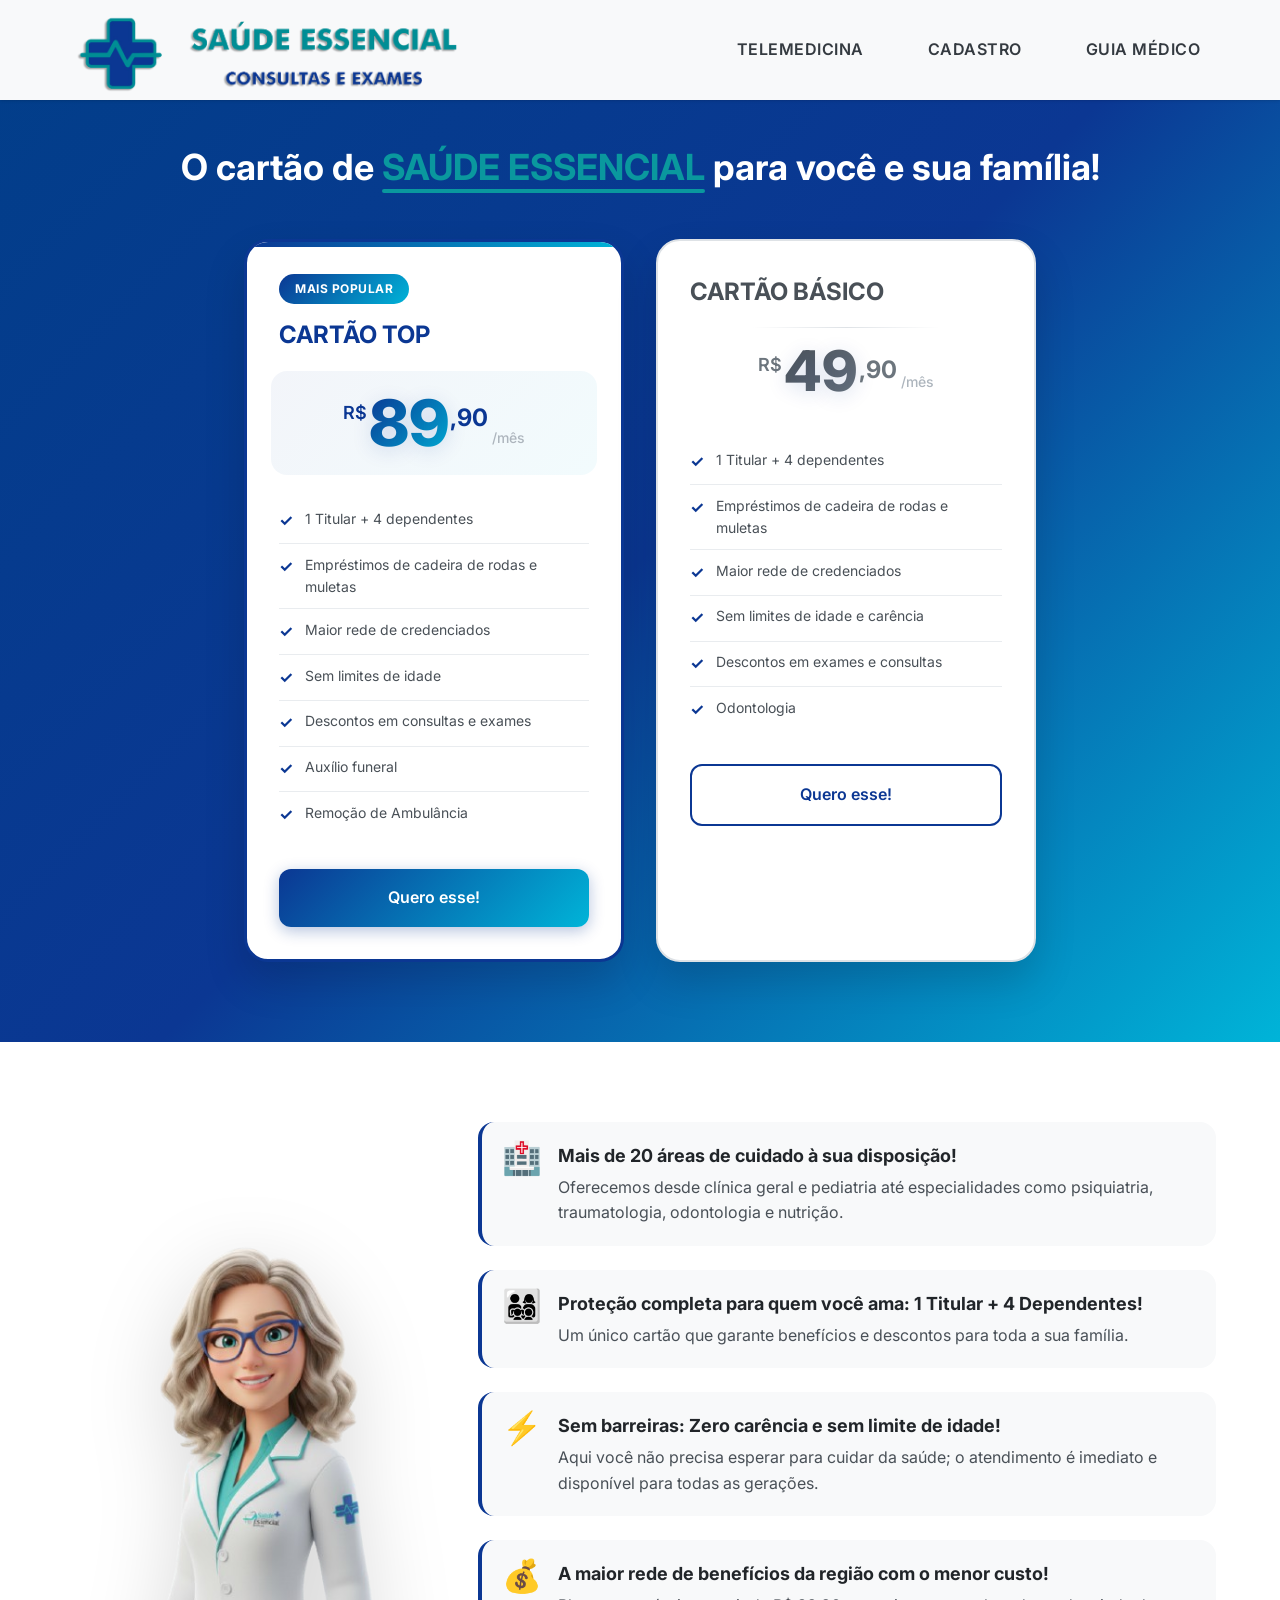
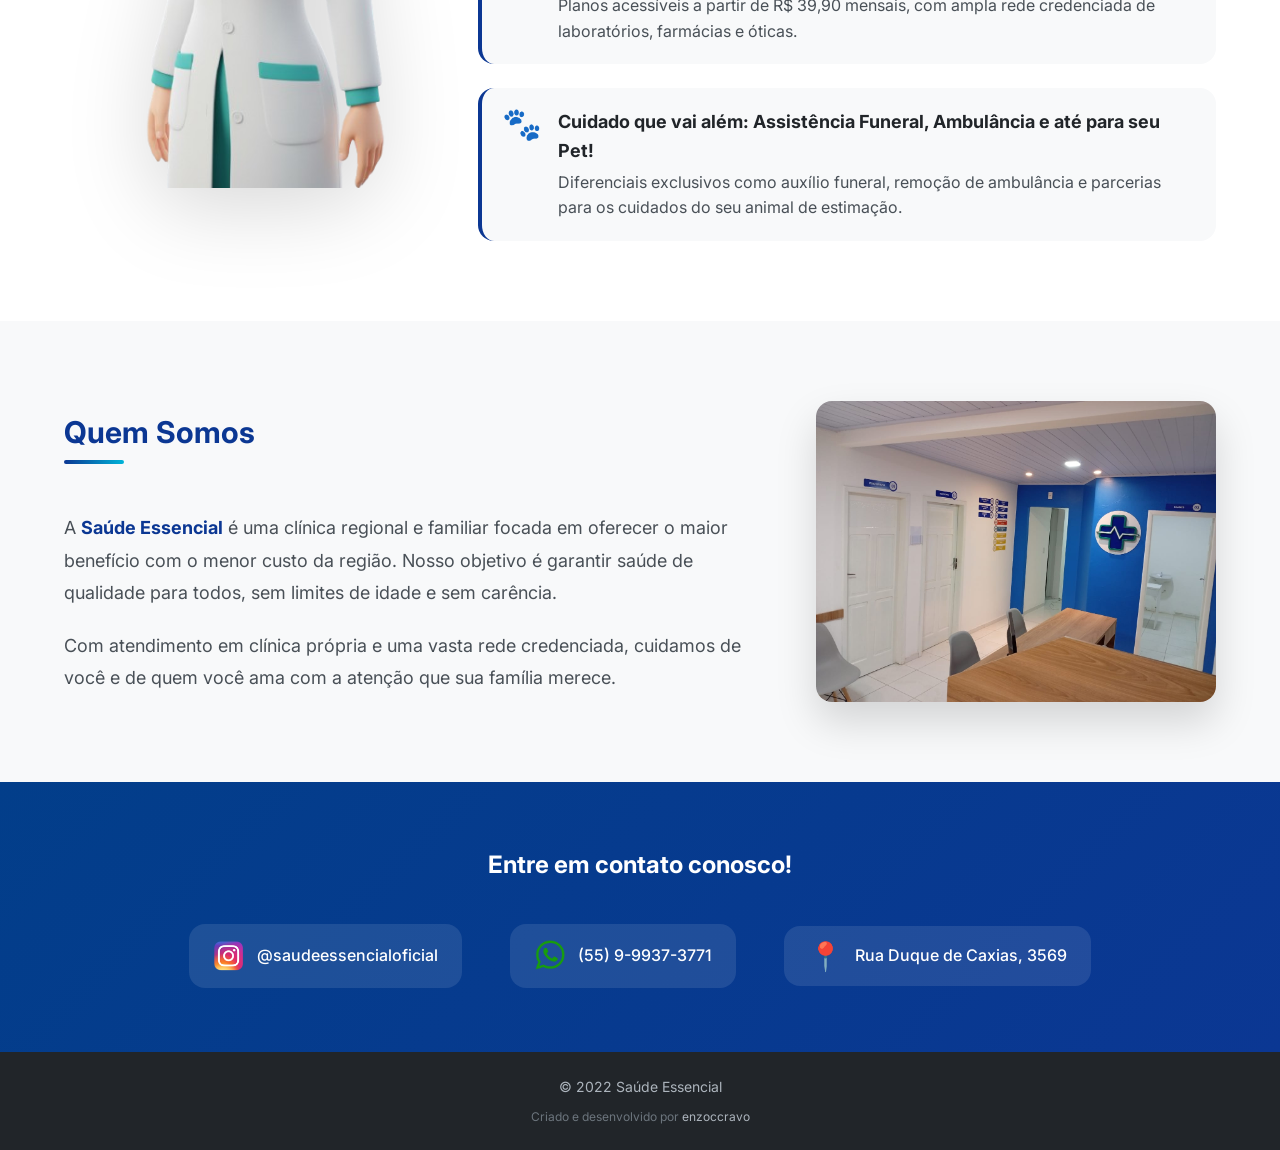
<file: index.html>
<!DOCTYPE html>
<html lang="pt-BR">

<head>
    <meta charset="UTF-8">
    <meta name="viewport" content="width=device-width, initial-scale=1.0">
    <title>SAÚDE ESSENCIAL</title>
    <link rel="icon" type="image/png" href="assets/logo2.png">
    <link rel="stylesheet" href="styles.css">
    <link rel="preconnect" href="https://fonts.googleapis.com">
    <link rel="preconnect" href="https://fonts.gstatic.com" crossorigin>
    <link href="https://fonts.googleapis.com/css2?family=Inter:wght@300;400;500;600;700&display=swap" rel="stylesheet">
</head>

<body>
    <!-- Header -->
    <header class="header">
        <div class="header-container">
            <a href="index.html" class="logo">
                <img src="assets/logo.png" alt="Logo da Clínica">
            </a>
            <nav class="navbar">
                <ul class="nav-list">
                    <li class="nav-item"><a href="https://saude-essencial.videoconsultas.app/paciente/autogestion"
                            class="nav-link" target="_blank">TELEMEDICINA</a></li>
                    <li class="nav-item"><a href="cadastro.html" class="nav-link">CADASTRO</a></li>
                    <li class="nav-item"><a href="/assets/panfleto.pdf" class="nav-link" target="_blank">GUIA MÉDICO</a>
                    </li>
                </ul>
            </nav>
            <button class="mobile-menu-btn" aria-label="Menu">
                <span class="hamburger"></span>
            </button>
        </div>
    </header>

    <!-- Main Content -->
    <main class="main-content">

        <!-- Hero Section -->
        <section class="hero">
            <div class="hero-container">
                <h1 class="hero-title">
                    O cartão de <span class="highlight">SAÚDE ESSENCIAL</span> para você e sua família!
                </h1>

                <div class="cards-container">
                    <!-- Cartão TOP -->
                    <div class="plan-card card-top">
                        <div class="card-header">
                            <span class="card-badge">Mais Popular</span>
                            <h2 class="card-title">CARTÃO TOP</h2>
                            <div class="card-price">
                                <span class="price-currency">R$</span>
                                <span class="price-value">89</span>
                                <span class="price-cents">,90</span>
                                <span class="price-period">/mês</span>
                            </div>
                        </div>
                        <ul class="card-benefits">
                            <li class="benefit-item">
                                <span class="benefit-icon">✓</span>
                                1 Titular + 4 dependentes
                            </li>
                            <li class="benefit-item">
                                <span class="benefit-icon">✓</span>
                                Empréstimos de cadeira de rodas e muletas
                            </li>
                            <li class="benefit-item">
                                <span class="benefit-icon">✓</span>
                                Maior rede de credenciados
                            </li>
                            <li class="benefit-item">
                                <span class="benefit-icon">✓</span>
                                Sem limites de idade
                            </li>
                            <li class="benefit-item">
                                <span class="benefit-icon">✓</span>
                                Descontos em consultas e exames
                            </li>
                            <li class="benefit-item">
                                <span class="benefit-icon">✓</span>
                                Auxílio funeral
                            </li>
                            <li class="benefit-item">
                                <span class="benefit-icon">✓</span>
                                Remoção de Ambulância
                            </li>
                        </ul>
                        <a href="cadastro.html?plano=top" class="card-btn">Quero esse!</a>
                    </div>

                    <!-- Cartão BÁSICO -->
                    <div class="plan-card card-basic">
                        <div class="card-header">
                            <h2 class="card-title">CARTÃO BÁSICO</h2>
                            <div class="card-price">
                                <span class="price-currency">R$</span>
                                <span class="price-value">49</span>
                                <span class="price-cents">,90</span>
                                <span class="price-period">/mês</span>
                            </div>
                        </div>
                        <ul class="card-benefits">
                            <li class="benefit-item">
                                <span class="benefit-icon">✓</span>
                                1 Titular + 4 dependentes
                            </li>
                            <li class="benefit-item">
                                <span class="benefit-icon">✓</span>
                                Empréstimos de cadeira de rodas e muletas
                            </li>
                            <li class="benefit-item">
                                <span class="benefit-icon">✓</span>
                                Maior rede de credenciados
                            </li>
                            <li class="benefit-item">
                                <span class="benefit-icon">✓</span>
                                Sem limites de idade e carência
                            </li>
                            <li class="benefit-item">
                                <span class="benefit-icon">✓</span>
                                Descontos em exames e consultas
                            </li>
                            <li class="benefit-item">
                                <span class="benefit-icon">✓</span>
                                Odontologia
                            </li>
                        </ul>
                        <a href="cadastro.html?plano=basico" class="card-btn btn-outline">Quero esse!</a>
                    </div>
                </div>
            </div>
        </section>

        <!-- Seção Benefícios -->
        <section class="benefits-section">
            <div class="benefits-container">
                <div class="benefits-image">
                    <img src="assets/personagem.png" alt="Personagem Saúde Essencial">
                </div>
                <div class="benefits-content">
                    <div class="benefit-block">
                        <div class="benefit-block-icon">🏥</div>
                        <div class="benefit-block-text">
                            <strong>Mais de 20 áreas de cuidado à sua disposição!</strong>
                            Oferecemos desde clínica geral e pediatria até especialidades como psiquiatria,
                            traumatologia, odontologia e nutrição.
                        </div>
                    </div>

                    <div class="benefit-block">
                        <div class="benefit-block-icon">👨‍👩‍👧‍👦</div>
                        <div class="benefit-block-text">
                            <strong>Proteção completa para quem você ama: 1 Titular + 4 Dependentes!</strong>
                            Um único cartão que garante benefícios e descontos para toda a sua família.
                        </div>
                    </div>

                    <div class="benefit-block">
                        <div class="benefit-block-icon">⚡</div>
                        <div class="benefit-block-text">
                            <strong>Sem barreiras: Zero carência e sem limite de idade!</strong>
                            Aqui você não precisa esperar para cuidar da saúde; o atendimento é imediato e disponível
                            para todas as gerações.
                        </div>
                    </div>

                    <div class="benefit-block">
                        <div class="benefit-block-icon">💰</div>
                        <div class="benefit-block-text">
                            <strong>A maior rede de benefícios da região com o menor custo!</strong>
                            Planos acessíveis a partir de R$ 39,90 mensais, com ampla rede credenciada de laboratórios,
                            farmácias e óticas.
                        </div>
                    </div>

                    <div class="benefit-block">
                        <div class="benefit-block-icon">🐾</div>
                        <div class="benefit-block-text">
                            <strong>Cuidado que vai além: Assistência Funeral, Ambulância e até para seu Pet!</strong>
                            Diferenciais exclusivos como auxílio funeral, remoção de ambulância e parcerias para os
                            cuidados do seu animal de estimação.
                        </div>
                    </div>
                </div>
            </div>
        </section>

        <!-- Seção Quem Somos -->
        <section class="about-section">
            <div class="about-container">
                <div class="about-text">
                    <h2 class="about-title">Quem Somos</h2>
                    <div class="about-content">
                        <p>A <strong>Saúde Essencial</strong> é uma clínica regional e familiar focada em oferecer o
                            maior benefício com o menor custo da região. Nosso objetivo é garantir saúde de qualidade
                            para todos, sem limites de idade e sem carência.</p>
                        <p>Com atendimento em clínica própria e uma vasta rede credenciada, cuidamos de você e de quem
                            você ama com a atenção que sua família merece.</p>
                    </div>
                </div>
                <div class="about-image">
                    <img src="assets/interior.jpeg" alt="Interior da clínica Saúde Essencial">
                </div>
            </div>
        </section>

        <!-- Seção Contatos -->
        <section class="contact-section">
            <div class="contact-container">
                <h2 class="contact-title">Entre em contato conosco!</h2>
                <div class="contact-items">
                    <a href="https://instagram.com/saudeessencialoficial" target="_blank" class="contact-item">
                        <img src="assets/instagram.png" alt="Instagram" class="contact-icon">
                        <span class="contact-text">@saudeessencialoficial</span>
                    </a>
                    <a href="https://wa.me/5555999373771?text=Olá%2C+gostaria+de+mais+informações." target="_blank"
                        class="contact-item">
                        <img src="assets/whatsapp.png" alt="WhatsApp" class="contact-icon">
                        <span class="contact-text">(55) 9-9937-3771</span>
                    </a>
                    <div class="contact-item">
                        <span class="contact-icon-emoji">📍</span>
                        <span class="contact-text">Rua Duque de Caxias, 3569</span>
                    </div>
                </div>
            </div>
        </section>

    </main>

    <!-- Footer -->
    <footer class="footer">
        <div class="footer-container">
            <p class="footer-copyright">© 2022 Saúde Essencial</p>
            <p class="footer-credits">Criado e desenvolvido por <a href="https://linktr.ee/enzoccravo"
                    target="_blank">enzoccravo</a></p>
        </div>
    </footer>

    <script src="script.js"></script>
</body>

</html>
</file>
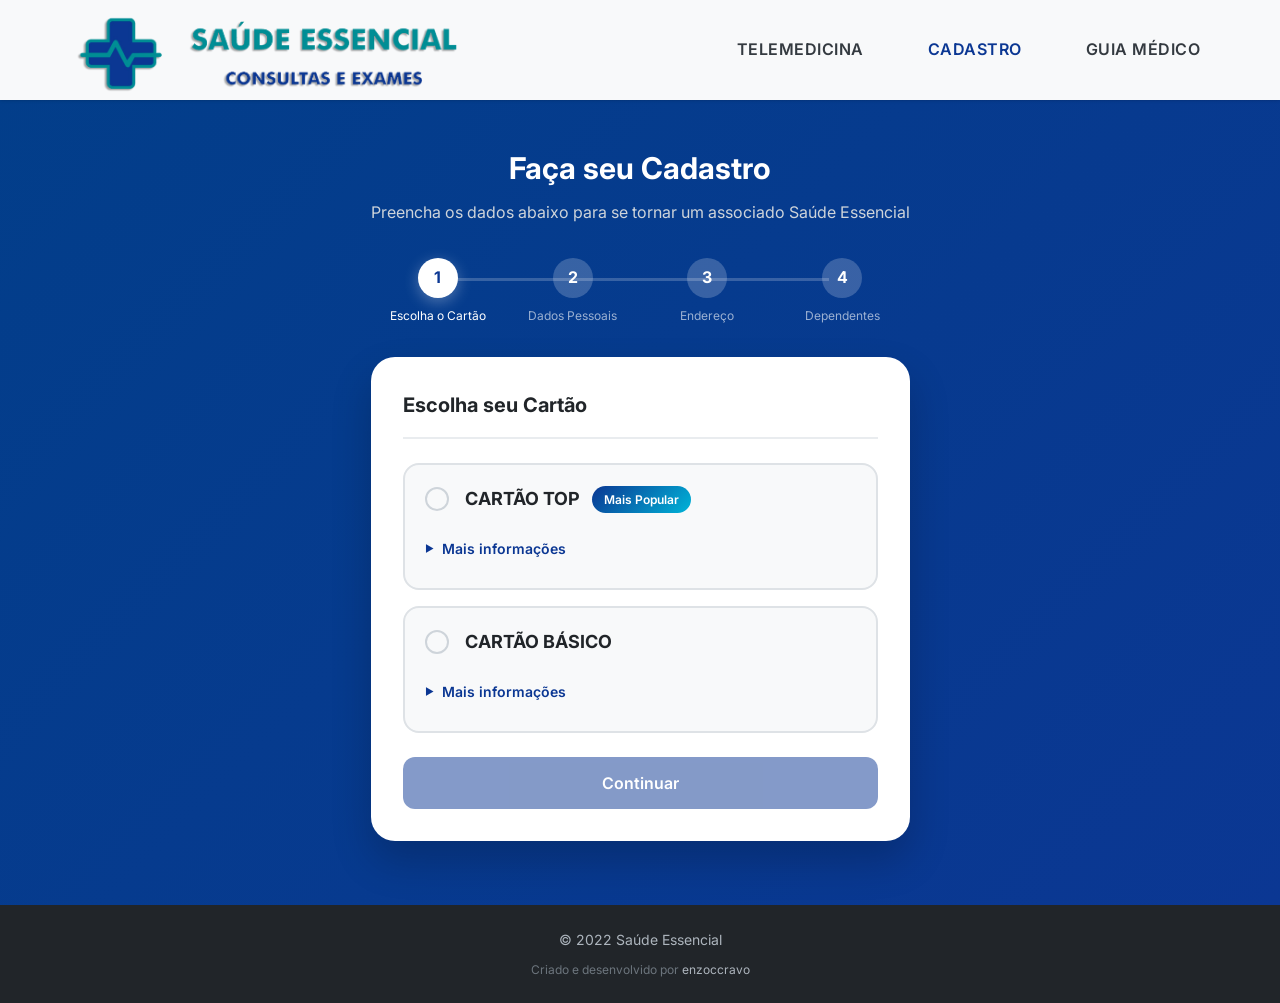
<file: cadastro.html>
<!DOCTYPE html>
<html lang="pt-BR">

<head>
    <meta charset="UTF-8">
    <meta name="viewport" content="width=device-width, initial-scale=1.0">
    <title>Cadastro - SAÚDE ESSENCIAL</title>
    <link rel="stylesheet" href="styles.css">
    <link rel="preconnect" href="https://fonts.googleapis.com">
    <link rel="preconnect" href="https://fonts.gstatic.com" crossorigin>
    <link href="https://fonts.googleapis.com/css2?family=Inter:wght@300;400;500;600;700&display=swap" rel="stylesheet">
</head>

<body>
    <!-- Header -->
    <header class="header">
        <div class="header-container">
            <a href="index.html" class="logo">
                <img src="assets/logo.png" alt="Logo da Clínica">
            </a>
            <nav class="navbar">
                <ul class="nav-list">
                    <li class="nav-item"><a href="https://saude-essencial.videoconsultas.app/paciente/autogestion"
                            class="nav-link" target="_blank">TELEMEDICINA</a></li>
                    <li class="nav-item"><a href="cadastro.html" class="nav-link active">CADASTRO</a></li>
                    <li class="nav-item"><a href="assets/panfleto.pdf" class="nav-link" target="_blank">GUIA MÉDICO</a>
                    </li>
                </ul>
            </nav>
            <button class="mobile-menu-btn" aria-label="Menu">
                <span class="hamburger"></span>
            </button>
        </div>
    </header>

    <!-- Main Content -->
    <main class="main-content">

        <!-- Formulário de Cadastro -->
        <section class="form-section">
            <div class="form-container">
                <h1 class="form-title">Faça seu Cadastro</h1>
                <p class="form-subtitle">Preencha os dados abaixo para se tornar um associado Saúde Essencial</p>

                <!-- Progress Bar -->
                <div class="progress-bar" id="progress-bar">
                    <div class="progress-step" data-step="0">
                        <span class="step-number">1</span>
                        <span class="step-label">Escolha o Cartão</span>
                    </div>
                    <div class="progress-step" data-step="1">
                        <span class="step-number">2</span>
                        <span class="step-label">Dados Pessoais</span>
                    </div>
                    <div class="progress-step" data-step="2">
                        <span class="step-number">3</span>
                        <span class="step-label">Endereço</span>
                    </div>
                    <div class="progress-step" data-step="3">
                        <span class="step-number">4</span>
                        <span class="step-label">Dependentes</span>
                    </div>
                </div>

                <form action="https://formspree.io/f/xpqjzvvz" method="POST" class="cadastro-form">
                    <input type="hidden" name="_next" value="https://saudeessencialoficial.com.br/obrigado.html">

                    <!-- Passo 0: Escolha do Cartão -->
                    <div class="step" id="step-0">
                        <h3 class="step-title">Escolha seu Cartão</h3>

                        <!-- Cartão TOP -->
                        <div class="plan-option" id="option-top" onclick="selectPlan('top')">
                            <div class="plan-option-header">
                                <div class="plan-option-radio">
                                    <span class="radio-circle"></span>
                                </div>
                                <div class="plan-option-info">
                                    <h4 class="plan-option-title">CARTÃO TOP</h4>
                                    <span class="plan-option-badge">Mais Popular</span>
                                </div>
                            </div>
                            <details class="plan-details">
                                <summary>Mais informações</summary>
                                <ul class="plan-benefits-list">
                                    <li>✓ 1 Titular + 4 dependentes</li>
                                    <li>✓ Empréstimos de cadeira de rodas e muletas</li>
                                    <li>✓ Maior rede de credenciados</li>
                                    <li>✓ Sem limites de idade</li>
                                    <li>✓ Descontos em consultas e exames</li>
                                    <li>✓ Auxílio funeral</li>
                                    <li>✓ Remoção de Ambulância</li>
                                </ul>
                            </details>
                        </div>

                        <!-- Cartão BÁSICO -->
                        <div class="plan-option" id="option-basico" onclick="selectPlan('basico')">
                            <div class="plan-option-header">
                                <div class="plan-option-radio">
                                    <span class="radio-circle"></span>
                                </div>
                                <div class="plan-option-info">
                                    <h4 class="plan-option-title">CARTÃO BÁSICO</h4>
                                </div>
                            </div>
                            <details class="plan-details">
                                <summary>Mais informações</summary>
                                <ul class="plan-benefits-list">
                                    <li>✓ 1 Titular + 4 dependentes</li>
                                    <li>✓ Empréstimos de cadeira de rodas e muletas</li>
                                    <li>✓ Maior rede de credenciados</li>
                                    <li>✓ Sem limites de idade e carência</li>
                                    <li>✓ Descontos em exames e consultas</li>
                                    <li>✓ Odontologia</li>
                                </ul>
                            </details>
                        </div>

                        <div class="form-buttons">
                            <button type="button" class="btn-next" id="btn-continue" onclick="nextStep(1)"
                                disabled>Continuar</button>
                        </div>
                    </div>

                    <!-- Passo 1: Dados Pessoais -->
                    <div class="step" id="step-1" style="display:none;">
                        <h3 class="step-title">Dados Pessoais</h3>
                        <div class="form-group">
                            <label for="nome">Nome Completo</label>
                            <input type="text" id="nome" name="nome" placeholder="Digite seu nome completo" required>
                        </div>
                        <div class="form-group">
                            <label for="email">E-mail</label>
                            <input type="email" id="email" name="email" placeholder="Digite seu e-mail" required>
                        </div>
                        <div class="form-group">
                            <label for="telefone">Telefone</label>
                            <input type="tel" id="telefone" name="telefone" placeholder="(00) 0-0000-0000" required>
                        </div>
                        <div class="form-buttons">
                            <button type="button" class="btn-prev" onclick="nextStep(0)">Anterior</button>
                            <button type="button" class="btn-next" onclick="nextStep(2)">Próximo</button>
                        </div>
                    </div>

                    <!-- Passo 2: Endereço -->
                    <div class="step" id="step-2" style="display:none;">
                        <h3 class="step-title">Endereço</h3>
                        <div class="form-group">
                            <label for="endereco">Endereço Completo</label>
                            <input type="text" id="endereco" name="endereco" placeholder="Rua, número, bairro" required>
                        </div>
                        <div class="form-group">
                            <label for="cidade">Cidade</label>
                            <input type="text" id="cidade" name="cidade" placeholder="Sua cidade" required>
                        </div>
                        <div class="form-buttons">
                            <button type="button" class="btn-prev" onclick="nextStep(1)">Anterior</button>
                            <button type="button" class="btn-next" onclick="nextStep(3)">Próximo</button>
                        </div>
                    </div>

                    <!-- Passo 3: Dependentes -->
                    <div class="step" id="step-3" style="display:none;">
                        <h3 class="step-title">Dependentes</h3>
                        <p class="step-description">Informe o nome completo de cada dependente (até 4 dependentes)</p>
                        <div class="form-group">
                            <label for="dependente1">Dependente 1</label>
                            <input type="text" id="dependente1" name="dependente_1"
                                placeholder="Nome completo do dependente 1">
                        </div>
                        <div class="form-group">
                            <label for="dependente2">Dependente 2</label>
                            <input type="text" id="dependente2" name="dependente_2"
                                placeholder="Nome completo do dependente 2">
                        </div>
                        <div class="form-group">
                            <label for="dependente3">Dependente 3</label>
                            <input type="text" id="dependente3" name="dependente_3"
                                placeholder="Nome completo do dependente 3">
                        </div>
                        <div class="form-group">
                            <label for="dependente4">Dependente 4</label>
                            <input type="text" id="dependente4" name="dependente_4"
                                placeholder="Nome completo do dependente 4">
                        </div>

                        <input type="hidden" name="plano_escolhido" id="plano-input">

                        <div class="form-buttons">
                            <button type="button" class="btn-prev" onclick="nextStep(2)">Anterior</button>
                            <button type="submit" class="btn-submit">Enviar Cadastro</button>
                        </div>
                    </div>
                </form>
            </div>
        </section>

    </main>

    <!-- Footer -->
    <footer class="footer">
        <div class="footer-container">
            <p class="footer-copyright">© 2022 Saúde Essencial</p>
            <p class="footer-credits">Criado e desenvolvido por <a href="https://linktr.ee/enzoccravo"
                    target="_blank">enzoccravo</a></p>
        </div>
    </footer>

    <script src="script.js"></script>
    <script>
        let selectedPlan = null;

        // Função para selecionar o plano
        function selectPlan(plan) {
            selectedPlan = plan;
            document.getElementById('plano-input').value = plan;

            // Atualiza visual dos cards
            document.querySelectorAll('.plan-option').forEach(el => el.classList.remove('selected'));
            document.getElementById('option-' + plan).classList.add('selected');

            // Habilita o botão de continuar
            document.getElementById('btn-continue').disabled = false;
        }

        // Função para mostrar erro no campo
        function showError(input, message) {
            input.classList.add('input-error');
            // Remove erro anterior se existir
            const existingError = input.parentElement.querySelector('.error-message');
            if (existingError) existingError.remove();

            const errorDiv = document.createElement('div');
            errorDiv.className = 'error-message';
            errorDiv.textContent = message;
            input.parentElement.appendChild(errorDiv);
        }

        // Função para limpar erro do campo
        function clearError(input) {
            input.classList.remove('input-error');
            const existingError = input.parentElement.querySelector('.error-message');
            if (existingError) existingError.remove();
        }

        // Função para validar email
        function isValidEmail(email) {
            return /^[^\s@]+@[^\s@]+\.[^\s@]+$/.test(email);
        }

        // Função para validar o passo atual antes de avançar
        function validateStep(currentStep) {
            let isValid = true;

            if (currentStep === 0) {
                // Passo 0: Verificar se selecionou um plano
                if (!selectedPlan) {
                    alert('Por favor, selecione um cartão para continuar.');
                    return false;
                }
            }

            if (currentStep === 1) {
                // Passo 1: Dados Pessoais
                const nome = document.getElementById('nome');
                const email = document.getElementById('email');
                const telefone = document.getElementById('telefone');

                // Validar Nome
                if (!nome.value.trim()) {
                    showError(nome, 'Por favor, preencha seu nome completo.');
                    isValid = false;
                } else {
                    clearError(nome);
                }

                // Validar Email
                if (!email.value.trim()) {
                    showError(email, 'Por favor, preencha seu e-mail.');
                    isValid = false;
                } else if (!isValidEmail(email.value.trim())) {
                    showError(email, 'Por favor, insira um e-mail válido.');
                    isValid = false;
                } else {
                    clearError(email);
                }

                // Validar Telefone
                if (!telefone.value.trim()) {
                    showError(telefone, 'Por favor, preencha seu telefone.');
                    isValid = false;
                } else {
                    clearError(telefone);
                }
            }

            if (currentStep === 2) {
                // Passo 2: Endereço
                const endereco = document.getElementById('endereco');
                const cidade = document.getElementById('cidade');

                // Validar Endereço
                if (!endereco.value.trim()) {
                    showError(endereco, 'Por favor, preencha seu endereço.');
                    isValid = false;
                } else {
                    clearError(endereco);
                }

                // Validar Cidade
                if (!cidade.value.trim()) {
                    showError(cidade, 'Por favor, preencha sua cidade.');
                    isValid = false;
                } else {
                    clearError(cidade);
                }
            }

            // Passo 3: Dependentes são opcionais, não precisa validar

            return isValid;
        }

        // Função para navegar entre os passos do formulário
        function nextStep(step) {
            // Se veio da URL, não deixa voltar para o passo 0
            const urlParams = new URLSearchParams(window.location.search);
            const planoFromUrl = urlParams.get('plano');
            if (step === 0 && planoFromUrl) {
                return; // Não permite voltar para seleção se já veio com plano
            }

            // Determina o passo atual
            const currentStepEl = document.querySelector('.step[style*="block"]') || document.querySelector('.step:not([style*="none"])');
            const currentStep = currentStepEl ? parseInt(currentStepEl.id.replace('step-', '')) : 0;

            // Se está avançando (não voltando), valida o passo atual
            if (step > currentStep) {
                if (!validateStep(currentStep)) {
                    return; // Não avança se não validou
                }
            }

            // Esconde todas as etapas
            document.querySelectorAll('.step').forEach(el => el.style.display = 'none');
            // Mostra a etapa desejada
            document.getElementById('step-' + step).style.display = 'block';

            // Atualiza a barra de progresso
            document.querySelectorAll('.progress-step').forEach(el => {
                const stepNum = parseInt(el.getAttribute('data-step'));
                el.classList.remove('active', 'completed');
                if (stepNum < step) {
                    el.classList.add('completed');
                } else if (stepNum === step) {
                    el.classList.add('active');
                }
            });
        }

        // Inicialização
        document.addEventListener('DOMContentLoaded', function () {
            const urlParams = new URLSearchParams(window.location.search);
            const plano = urlParams.get('plano');

            if (plano) {
                // Se já tem plano na URL, pula para o passo 1
                selectPlan(plano);

                // Esconde o passo 0 da barra de progresso
                document.querySelector('.progress-step[data-step="0"]').style.display = 'none';

                // Atualiza numeração visual
                document.querySelectorAll('.progress-step').forEach((el, index) => {
                    if (index > 0) {
                        el.querySelector('.step-number').textContent = index;
                    }
                });

                // Esconde botão "Anterior" no passo 1
                const prevBtn = document.querySelector('#step-1 .btn-prev');
                if (prevBtn) prevBtn.style.display = 'none';

                // Vai direto para dados pessoais
                nextStep(1);
            } else {
                // Mostra o passo 0
                nextStep(0);
            }

            // Limpar erros quando o usuário começar a digitar
            document.querySelectorAll('input, textarea').forEach(input => {
                input.addEventListener('input', function () {
                    clearError(this);
                });
            });
        });
    </script>
</body>

</html>
</file>
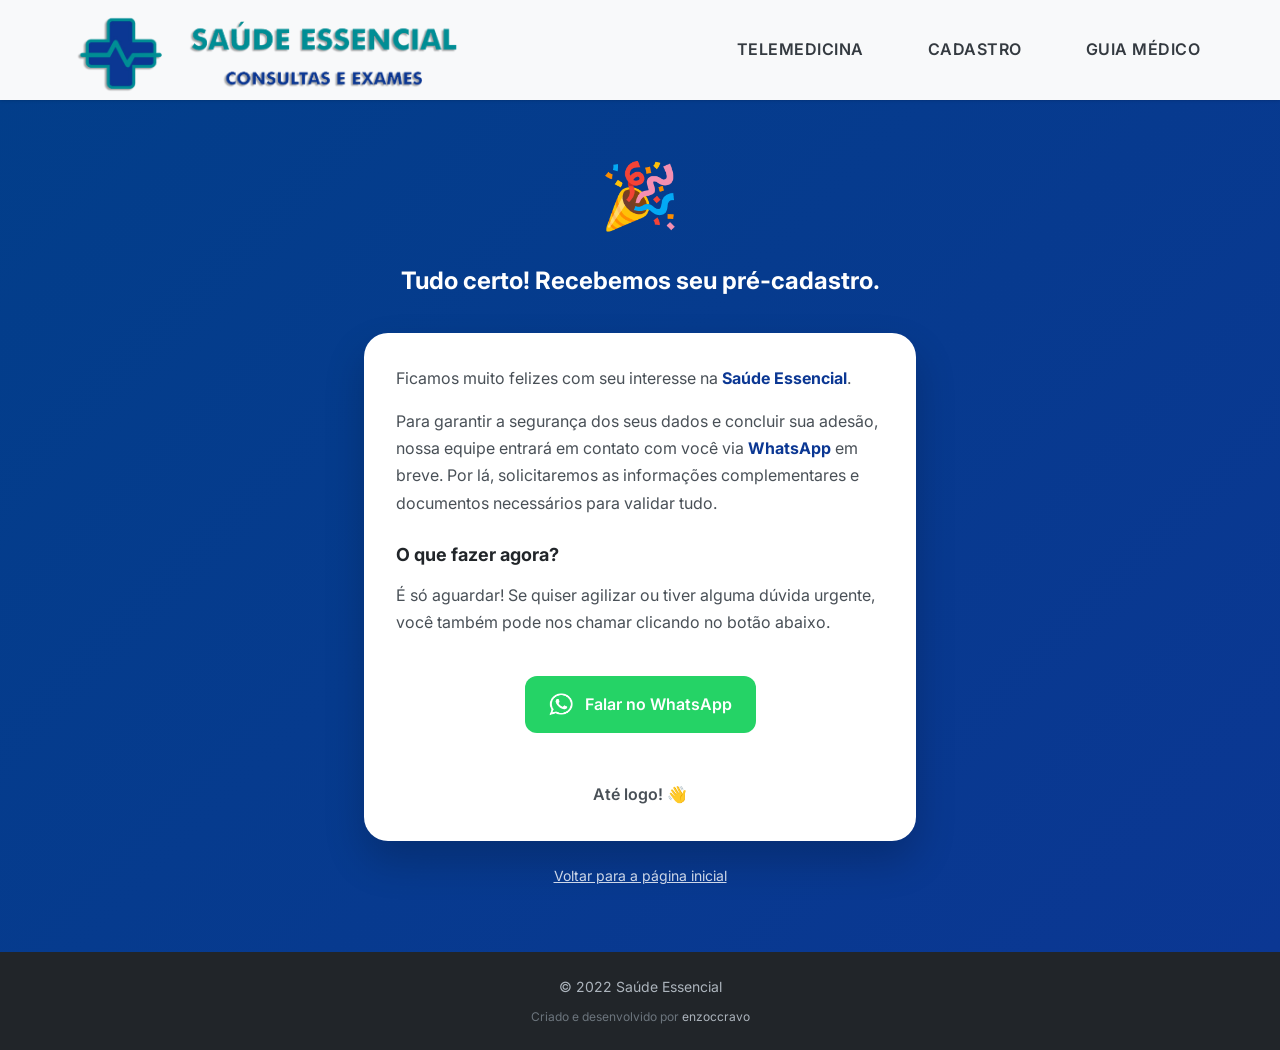
<file: obrigado.html>
<!DOCTYPE html>
<html lang="pt-BR">

<head>
    <meta charset="UTF-8">
    <meta name="viewport" content="width=device-width, initial-scale=1.0">
    <title>Obrigado - SAÚDE ESSENCIAL</title>
    <link rel="stylesheet" href="styles.css">
    <link rel="preconnect" href="https://fonts.googleapis.com">
    <link rel="preconnect" href="https://fonts.gstatic.com" crossorigin>
    <link href="https://fonts.googleapis.com/css2?family=Inter:wght@300;400;500;600;700&display=swap" rel="stylesheet">
</head>

<body>
    <!-- Header -->
    <header class="header">
        <div class="header-container">
            <a href="index.html" class="logo">
                <img src="assets/logo.png" alt="Logo da Clínica">
            </a>
            <nav class="navbar">
                <ul class="nav-list">
                    <li class="nav-item"><a href="https://saude-essencial.videoconsultas.app/paciente/autogestion"
                            class="nav-link" target="_blank">TELEMEDICINA</a></li>
                    <li class="nav-item"><a href="cadastro.html" class="nav-link">CADASTRO</a></li>
                    <li class="nav-item"><a href="assets/panfleto.pdf" class="nav-link" target="_blank">GUIA MÉDICO</a>
                    </li>
                </ul>
            </nav>
            <button class="mobile-menu-btn" aria-label="Menu">
                <span class="hamburger"></span>
            </button>
        </div>
    </header>

    <!-- Main Content -->
    <main class="main-content">

        <!-- Thank You Section -->
        <section class="thank-you-section">
            <div class="thank-you-container">
                <div class="thank-you-icon">🎉</div>
                <h1 class="thank-you-title">Tudo certo! Recebemos seu pré-cadastro.</h1>

                <div class="thank-you-content">
                    <p>Ficamos muito felizes com seu interesse na <strong>Saúde Essencial</strong>.</p>

                    <p>Para garantir a segurança dos seus dados e concluir sua adesão, nossa equipe entrará em contato
                        com você via <strong>WhatsApp</strong> em breve. Por lá, solicitaremos as informações
                        complementares e documentos necessários para validar tudo.</p>

                    <h3>O que fazer agora?</h3>
                    <p>É só aguardar! Se quiser agilizar ou tiver alguma dúvida urgente, você também pode nos chamar
                        clicando no botão abaixo.</p>

                    <div class="btn-whatsapp-wrapper">
                        <a href="https://wa.me/5555999373771?text=Ol%C3%A1%2C+acabei+de+fazer+meu+pr%C3%A9-cadastro+e+gostaria+de+mais+informa%C3%A7%C3%B5es."
                            target="_blank" class="btn-whatsapp">
                            <img src="assets/whatsapp.png" alt="WhatsApp" class="btn-whatsapp-icon">
                            Falar no WhatsApp
                        </a>
                    </div>

                    <p class="thank-you-footer">Até logo! 👋</p>
                </div>

                <a href="index.html" class="btn-back">Voltar para a página inicial</a>
            </div>
        </section>

    </main>

    <!-- Footer -->
    <footer class="footer">
        <div class="footer-container">
            <p class="footer-copyright">© 2022 Saúde Essencial</p>
            <p class="footer-credits">Criado e desenvolvido por <a href="https://linktr.ee/enzoccravo"
                    target="_blank">enzoccravo</a></p>
        </div>
    </footer>

    <script src="script.js"></script>
</body>

</html>
</file>
<file: styles.css>
/* ============================================
   CSS PRINCIPAL - CLÍNICA
   ============================================ */

/* ---------- Reset e Base ---------- */
*,
*::before,
*::after {
    margin: 0;
    padding: 0;
    box-sizing: border-box;
}

:root {
    /* Cores principais */
    --color-primary: #0b3793;
    --color-primary-light: #00B4D8;
    --color-primary-dark: #023E8A;
    --color-secondary: #48CAE4;
    --color-accent: #0a989e;

    /* Neutros */
    --color-white: #FFFFFF;
    --color-light: #F8F9FA;
    --color-gray-100: #E9ECEF;
    --color-gray-200: #DEE2E6;
    --color-gray-300: #CED4DA;
    --color-gray-400: #ADB5BD;
    --color-gray-500: #6C757D;
    --color-gray-600: #495057;
    --color-gray-700: #343A40;
    --color-dark: #212529;

    /* Tipografia */
    --font-family: 'Inter', -apple-system, BlinkMacSystemFont, 'Segoe UI', Roboto, sans-serif;
    --font-size-xs: 0.75rem;
    --font-size-sm: 0.875rem;
    --font-size-base: 1rem;
    --font-size-lg: 1.125rem;
    --font-size-xl: 1.25rem;
    --font-size-2xl: 1.5rem;
    --font-size-3xl: 1.875rem;
    --font-size-4xl: 2.25rem;
    --font-size-5xl: 3rem;
}

html {
    font-size: 16px;
    scroll-behavior: smooth;
}

body {
    font-family: var(--font-family);
    font-size: var(--font-size-base);
    line-height: 1.6;
    color: var(--color-light);
    background-color: var(--color-white);
    min-height: 100vh;
}

a {
    text-decoration: none;
    color: inherit;
    transition: color 250ms ease;
}

ul,
ol {
    list-style: none;
}

img {
    max-width: 100%;
    height: auto;
    display: block;
}

button {
    font-family: inherit;
    cursor: pointer;
    border: none;
    background: none;
}

/* ---------- Container ---------- */
.container {
    width: 100%;
    max-width: 1200px;
    margin: 0 auto;
    padding: 0 1.5rem;
}

/* ============================================
   HEADER
   ============================================ */
.header {
    position: fixed;
    top: 0;
    left: 0;
    right: 0;
    height: 100px;
    background: var(--color-light);
    box-shadow: 0 1px 3px 0 rgba(0, 0, 0, 0.1), 0 1px 2px -1px rgba(0, 0, 0, 0.1);
    z-index: 1000;
}

.header-container {
    max-width: 1200px;
    margin: 0 auto;
    padding: 0 1.5rem;
    height: 100%;
    display: flex;
    align-items: center;
    justify-content: space-between;
}

/* Logo */
.logo {
    display: flex;
    align-items: center;
    height: 100%;

}

.logo img {
    height: 100px;
    width: auto;
    object-fit: contain;
}

/* Navbar */
.navbar {
    display: flex;
    align-items: center;
}

.nav-list {
    display: flex;
    align-items: center;
    gap: 2rem;
}

.nav-item {
    position: relative;
}

.nav-link {
    font-size: var(--font-size-base);
    font-weight: 600;
    color: var(--color-gray-700);
    letter-spacing: 0.5px;
    padding: 0.5rem 1rem;
    border-radius: 0.5rem;
    transition: all 250ms ease;
}

.nav-link:hover {
    color: var(--color-primary);
    background-color: var(--color-light);
}

.nav-link::after {
    content: '';
    position: absolute;
    bottom: -4px;
    left: 50%;
    transform: translateX(-50%) scaleX(0);
    width: 80%;
    height: 2px;
    background: linear-gradient(90deg, var(--color-primary), var(--color-primary-light));
    border-radius: 9999px;
    transition: transform 250ms ease;
}

.nav-link:hover::after {
    transform: translateX(-50%) scaleX(1);
}

/* Mobile Menu Button */
.mobile-menu-btn {
    display: none;
    flex-direction: column;
    justify-content: center;
    align-items: center;
    width: 40px;
    height: 40px;
    padding: 0.5rem;
    border-radius: 0.5rem;
    transition: background-color 250ms ease;
}

.mobile-menu-btn:hover {
    background-color: var(--color-light);
}

.hamburger,
.hamburger::before,
.hamburger::after {
    display: block;
    width: 24px;
    height: 2px;
    background-color: var(--color-gray-700);
    border-radius: 9999px;
    transition: all 250ms ease;
}

.hamburger {
    position: relative;
}

.hamburger::before,
.hamburger::after {
    content: '';
    position: absolute;
    left: 0;
}

.hamburger::before {
    top: -7px;
}

.hamburger::after {
    top: 7px;
}

/* Mobile Menu Active State */
.mobile-menu-btn.active .hamburger {
    background-color: transparent;
}

.mobile-menu-btn.active .hamburger::before {
    top: 0;
    transform: rotate(45deg);
}

.mobile-menu-btn.active .hamburger::after {
    top: 0;
    transform: rotate(-45deg);
}

/* ============================================
   MAIN CONTENT
   ============================================ */
.main-content {
    margin-top: 80px;
    min-height: calc(100vh - 80px);
}

/* Seções padrão */
.section {
    padding: 4rem 0;
}

.section-header {
    text-align: center;
    margin-bottom: 3rem;
}

.section-title {
    font-size: var(--font-size-3xl);
    font-weight: 700;
    color: var(--color-dark);
    margin-bottom: 1rem;
}

.section-subtitle {
    font-size: var(--font-size-lg);
    color: var(--color-gray-500);
    max-width: 600px;
    margin: 0 auto;
}

/* ============================================
   HERO SECTION
   ============================================ */
.hero {
    background: linear-gradient(135deg, var(--color-primary-dark) 0%, var(--color-primary) 50%, var(--color-primary-light) 100%);
    padding: 4rem 0 5rem;
    min-height: calc(100vh - 100px);
    display: flex;
    align-items: center;
}

.hero-container {
    max-width: 1200px;
    margin: 0 auto;
    padding: 0 1.5rem;
    text-align: center;
}

.hero-title {
    font-size: var(--font-size-4xl);
    font-weight: 700;
    color: var(--color-white);
    margin-bottom: 3rem;
    line-height: 1.3;
}

.hero-title .highlight {
    color: var(--color-accent);
    position: relative;
}

.hero-title .highlight::after {
    content: '';
    position: absolute;
    bottom: -4px;
    left: 0;
    right: 0;
    height: 4px;
    background: var(--color-accent);
    border-radius: 2px;
}

/* Cards Container */
.cards-container {
    display: flex;
    justify-content: center;
    gap: 2rem;
    flex-wrap: wrap;
}

/* Plan Cards */
.plan-card {
    background: var(--color-white);
    border-radius: 1.5rem;
    padding: 2rem;
    width: 100%;
    max-width: 380px;
    text-align: left;
    box-shadow: 0 20px 40px rgba(0, 0, 0, 0.15);
    transition: transform 300ms ease, box-shadow 300ms ease;
    position: relative;
    overflow: hidden;
}

.plan-card:hover {
    transform: translateY(-8px);
    box-shadow: 0 30px 60px rgba(0, 0, 0, 0.2);
}

.card-header {
    margin-bottom: 1.5rem;
    position: relative;
}

.card-badge {
    display: inline-block;
    background: linear-gradient(135deg, var(--color-primary) 0%, var(--color-primary-light) 100%);
    color: var(--color-white);
    font-size: var(--font-size-xs);
    font-weight: 700;
    padding: 0.35rem 1rem;
    border-radius: 9999px;
    text-transform: uppercase;
    letter-spacing: 0.5px;
    margin-bottom: 0.75rem;
}

.card-title {
    font-size: var(--font-size-2xl);
    font-weight: 700;
    color: var(--color-dark);
}

/* Card TOP - Destaque */
.card-top {
    border: 3px solid var(--color-primary);
}

.card-top::before {
    content: '';
    position: absolute;
    top: 0;
    left: 0;
    right: 0;
    height: 5px;
    background: linear-gradient(90deg, var(--color-primary), var(--color-primary-light));
}

.card-top .card-title {
    color: var(--color-primary);
}

/* Card BÁSICO */
.card-basic {
    border: 2px solid var(--color-gray-200);
}

.card-basic .card-title {
    color: var(--color-gray-600);
}

/* ============ Card Price Styling ============ */
.card-price {
    display: flex;
    align-items: baseline;
    justify-content: center;
    margin-top: 1rem;
    padding: 1rem 0;
    position: relative;
}

.card-price::before {
    content: '';
    position: absolute;
    top: 0;
    left: 50%;
    transform: translateX(-50%);
    width: 60%;
    height: 1px;
    background: linear-gradient(90deg, transparent, var(--color-gray-200), transparent);
}

.price-currency {
    font-size: var(--font-size-lg);
    font-weight: 600;
    color: var(--color-gray-500);
    margin-right: 0.15rem;
    align-self: flex-start;
    margin-top: 0.5rem;
}

.price-value {
    font-size: 3.5rem;
    font-weight: 800;
    line-height: 1;
    background: linear-gradient(135deg, var(--color-primary) 0%, var(--color-primary-light) 100%);
    -webkit-background-clip: text;
    -webkit-text-fill-color: transparent;
    background-clip: text;
    text-shadow: 0 4px 20px rgba(11, 55, 147, 0.15);
}

.price-cents {
    font-size: 1.5rem;
    font-weight: 700;
    color: var(--color-primary);
    margin-left: 0.1rem;
    align-self: flex-start;
    margin-top: 0.5rem;
}

.price-period {
    font-size: var(--font-size-sm);
    font-weight: 500;
    color: var(--color-gray-400);
    margin-left: 0.25rem;
    align-self: flex-end;
    margin-bottom: 0.35rem;
}

/* Card TOP - Price Highlight */
.card-top .card-price {
    background: linear-gradient(135deg, rgba(11, 55, 147, 0.05) 0%, rgba(0, 180, 216, 0.05) 100%);
    border-radius: 1rem;
    margin: 1rem -0.5rem 0;
    padding: 1.25rem 0.5rem;
}

.card-top .card-price::before {
    display: none;
}

.card-top .price-value {
    font-size: 4rem;
    animation: pricePulse 3s ease-in-out infinite;
}

.card-top .price-currency,
.card-top .price-cents {
    color: var(--color-primary);
}

/* Card BÁSICO - Price Style */
.card-basic .price-value {
    background: linear-gradient(135deg, var(--color-gray-600) 0%, var(--color-gray-500) 100%);
    -webkit-background-clip: text;
    -webkit-text-fill-color: transparent;
    background-clip: text;
}

.card-basic .price-currency,
.card-basic .price-cents {
    color: var(--color-gray-500);
}

/* Price Pulse Animation */
@keyframes pricePulse {

    0%,
    100% {
        transform: scale(1);
    }

    50% {
        transform: scale(1.02);
    }
}

/* Hover Effects on Price */
.plan-card:hover .price-value {
    animation: priceGlow 0.6s ease-out;
}

@keyframes priceGlow {
    0% {
        filter: brightness(1);
    }

    50% {
        filter: brightness(1.2);
    }

    100% {
        filter: brightness(1);
    }
}

/* Benefits List */
.card-benefits {
    margin-bottom: 2rem;
}

.benefit-item {
    display: flex;
    align-items: flex-start;
    gap: 0.75rem;
    padding: 0.6rem 0;
    color: var(--color-gray-600);
    font-size: var(--font-size-sm);
    border-bottom: 1px solid var(--color-gray-100);
}

.benefit-item:last-child {
    border-bottom: none;
}

.benefit-icon {
    color: var(--color-primary);
    font-weight: 700;
    font-size: var(--font-size-base);
    flex-shrink: 0;
}

/* Card Button */
.card-btn {
    display: block;
    width: 100%;
    padding: 1rem 2rem;
    background: linear-gradient(135deg, var(--color-primary) 0%, var(--color-primary-light) 100%);
    color: var(--color-white);
    font-size: var(--font-size-base);
    font-weight: 600;
    text-align: center;
    border-radius: 0.75rem;
    transition: all 250ms ease;
    box-shadow: 0 4px 15px rgba(11, 55, 147, 0.3);
}

.card-btn:hover {
    transform: translateY(-2px);
    box-shadow: 0 6px 20px rgba(11, 55, 147, 0.4);
}

.card-btn.btn-outline {
    background: transparent;
    border: 2px solid var(--color-primary);
    color: var(--color-primary);
    box-shadow: none;
}

.card-btn.btn-outline:hover {
    background: var(--color-primary);
    color: var(--color-white);
    box-shadow: 0 4px 15px rgba(11, 55, 147, 0.3);
}

/* ============================================
   BENEFITS SECTION
   ============================================ */
.benefits-section {
    background: var(--color-white);
    padding: 5rem 0;
}

.benefits-container {
    max-width: 1200px;
    margin: 0 auto;
    padding: 0 1.5rem;
    display: flex;
    align-items: center;
    gap: 4rem;
}

.benefits-image {
    flex: 0 0 350px;
}

.benefits-image img {
    width: 100%;
    height: auto;
    filter: drop-shadow(0 20px 40px rgba(0, 0, 0, 0.15));
}

.benefits-content {
    flex: 1;
    display: flex;
    flex-direction: column;
    gap: 1.5rem;
}

.benefit-block {
    display: flex;
    align-items: flex-start;
    gap: 1rem;
    padding: 1.25rem;
    background: var(--color-light);
    border-radius: 1rem;
    border-left: 4px solid var(--color-primary);
    transition: transform 250ms ease, box-shadow 250ms ease;
}

.benefit-block:hover {
    transform: translateX(8px);
    box-shadow: 0 4px 20px rgba(0, 0, 0, 0.08);
}

.benefit-block-icon {
    font-size: 2rem;
    flex-shrink: 0;
    line-height: 1;
}

.benefit-block-text {
    color: var(--color-gray-600);
    font-size: var(--font-size-base);
    line-height: 1.6;
}

.benefit-block-text strong {
    display: block;
    color: var(--color-dark);
    font-size: var(--font-size-lg);
    margin-bottom: 0.25rem;
}

/* ============================================
   ABOUT SECTION (QUEM SOMOS)
   ============================================ */
.about-section {
    background: var(--color-light);
    padding: 5rem 0;
}

.about-container {
    max-width: 1200px;
    margin: 0 auto;
    padding: 0 1.5rem;
    display: flex;
    align-items: center;
    gap: 4rem;
}

.about-text {
    flex: 1;
}

.about-title {
    font-size: var(--font-size-3xl);
    font-weight: 700;
    color: var(--color-primary);
    margin-bottom: 2rem;
    position: relative;
    display: inline-block;
}

.about-title::after {
    content: '';
    position: absolute;
    bottom: -8px;
    left: 0;
    width: 60px;
    height: 4px;
    background: linear-gradient(90deg, var(--color-primary), var(--color-primary-light));
    border-radius: 2px;
}

.about-content {
    margin-top: 1.5rem;
}

.about-content p {
    font-size: var(--font-size-lg);
    color: var(--color-gray-600);
    line-height: 1.8;
    margin-bottom: 1.25rem;
}

.about-content p:last-child {
    margin-bottom: 0;
}

.about-content strong {
    color: var(--color-primary);
}

.about-image {
    flex: 0 0 400px;
}

.about-image img {
    width: 100%;
    height: auto;
    border-radius: 1rem;
    box-shadow: 0 20px 40px rgba(0, 0, 0, 0.15);
}

/* ============================================
   CONTACT SECTION
   ============================================ */
.contact-section {
    background: linear-gradient(135deg, var(--color-primary-dark) 0%, var(--color-primary) 100%);
    padding: 4rem 0;
}

.contact-container {
    max-width: 1200px;
    margin: 0 auto;
    padding: 0 1.5rem;
    text-align: center;
}

.contact-title {
    font-size: var(--font-size-2xl);
    font-weight: 700;
    color: var(--color-white);
    margin-bottom: 2.5rem;
}

.contact-items {
    display: flex;
    justify-content: center;
    align-items: center;
    gap: 3rem;
    flex-wrap: wrap;
}

.contact-item {
    display: flex;
    align-items: center;
    gap: 0.75rem;
    padding: 1rem 1.5rem;
    background: rgba(255, 255, 255, 0.1);
    border-radius: 1rem;
    transition: all 250ms ease;
    text-decoration: none;
}

.contact-item:hover {
    background: rgba(255, 255, 255, 0.2);
    transform: translateY(-4px);
}

.contact-icon {
    width: 32px;
    height: 32px;
    object-fit: contain;
}

.contact-icon-emoji {
    font-size: 1.75rem;
    line-height: 1;
}

.contact-text {
    color: var(--color-white);
    font-size: var(--font-size-base);
    font-weight: 500;
}

/* ============================================
   FOOTER
   ============================================ */
.footer {
    background-color: var(--color-dark);
    color: var(--color-gray-400);
    padding: 1.5rem 0;
}

.footer-container {
    max-width: 1200px;
    margin: 0 auto;
    padding: 0 1.5rem;
    text-align: center;
}

.footer-copyright {
    font-size: var(--font-size-sm);
    margin-bottom: 0.5rem;
}

.footer-credits {
    font-size: var(--font-size-xs);
    color: var(--color-gray-500);
}

.footer-credits a {
    color: var(--color-gray-400);
    transition: color 250ms ease;
}

.footer-credits a:hover {
    color: var(--color-white);
}

/* ============================================
   FORM SECTION (CADASTRO)
   ============================================ */
.form-section {
    background: linear-gradient(135deg, var(--color-primary-dark) 0%, var(--color-primary) 100%);
    min-height: calc(100vh - 100px);
    padding: 4rem 0;
    display: flex;
    align-items: center;
}

/* ============================================
   THANK YOU SECTION (OBRIGADO)
   ============================================ */
.thank-you-section {
    background: linear-gradient(135deg, var(--color-primary-dark) 0%, var(--color-primary) 100%);
    min-height: calc(100vh - 100px);
    padding: 4rem 0;
    display: flex;
    align-items: center;
}

.thank-you-container {
    max-width: 600px;
    margin: 0 auto;
    padding: 0 1.5rem;
    text-align: center;
}

.thank-you-icon {
    font-size: 4rem;
    margin-bottom: 1rem;
}

.thank-you-title {
    font-size: var(--font-size-2xl);
    font-weight: 700;
    color: var(--color-white);
    margin-bottom: 2rem;
}

.thank-you-content {
    background: var(--color-white);
    border-radius: 1.5rem;
    padding: 2rem;
    box-shadow: 0 20px 40px rgba(0, 0, 0, 0.2);
    text-align: left;
}

.thank-you-content p {
    font-size: var(--font-size-base);
    color: var(--color-gray-600);
    line-height: 1.7;
    margin-bottom: 1rem;
}

.thank-you-content h3 {
    font-size: var(--font-size-lg);
    font-weight: 700;
    color: var(--color-dark);
    margin-top: 1.5rem;
    margin-bottom: 0.75rem;
}

.thank-you-content strong {
    color: var(--color-primary);
}

.btn-whatsapp {
    display: inline-flex;
    align-items: center;
    justify-content: center;
    gap: 0.75rem;
    background: #25D366;
    color: var(--color-white);
    font-weight: 600;
    padding: 1rem 1.5rem;
    border-radius: 0.75rem;
    text-decoration: none;
    margin: 1.5rem 0;
    transition: all 250ms ease;
}

.btn-whatsapp-wrapper {
    text-align: center;
}

.btn-whatsapp:hover {
    background: #1fb855;
    transform: translateY(-2px);
    box-shadow: 0 6px 20px rgba(37, 211, 102, 0.4);
}

.btn-whatsapp-icon {
    width: 24px;
    height: 24px;
    filter: brightness(0) invert(1);
}

.thank-you-footer {
    text-align: center;
    font-size: var(--font-size-lg);
    color: var(--color-dark);
    font-weight: 600;
    margin-top: 1.5rem !important;
    margin-bottom: 0 !important;
}

.btn-back {
    display: inline-block;
    margin-top: 1.5rem;
    color: rgba(255, 255, 255, 0.8);
    font-size: var(--font-size-sm);
    text-decoration: underline;
    transition: color 250ms ease;
}

.btn-back:hover {
    color: var(--color-white);
}

.form-container {
    max-width: 600px;
    margin: 0 auto;
    padding: 0 1.5rem;
}

.form-title {
    font-size: var(--font-size-3xl);
    font-weight: 700;
    color: var(--color-white);
    text-align: center;
    margin-bottom: 0.5rem;
}

.form-subtitle {
    font-size: var(--font-size-base);
    color: var(--color-gray-300);
    text-align: center;
    margin-bottom: 2rem;
}

/* Progress Bar */
.progress-bar {
    display: flex;
    justify-content: space-between;
    margin-bottom: 2rem;
    position: relative;
}

.progress-bar::before {
    content: '';
    position: absolute;
    top: 20px;
    left: 15%;
    right: 15%;
    height: 3px;
    background: rgba(255, 255, 255, 0.2);
    z-index: 0;
}

.progress-step {
    display: flex;
    flex-direction: column;
    align-items: center;
    position: relative;
    z-index: 1;
    flex: 1;
}

.step-number {
    width: 40px;
    height: 40px;
    border-radius: 50%;
    background: rgba(255, 255, 255, 0.2);
    color: var(--color-white);
    display: flex;
    align-items: center;
    justify-content: center;
    font-weight: 700;
    margin-bottom: 0.5rem;
    transition: all 250ms ease;
}

.progress-step.active .step-number {
    background: var(--color-white);
    color: var(--color-primary);
    box-shadow: 0 4px 15px rgba(255, 255, 255, 0.3);
}

.progress-step.completed .step-number {
    background: var(--color-accent);
    color: var(--color-white);
}

.step-label {
    font-size: var(--font-size-xs);
    color: rgba(255, 255, 255, 0.6);
    text-align: center;
}

.progress-step.active .step-label {
    color: var(--color-white);
}

/* Form Card */
.cadastro-form {
    background: var(--color-white);
    border-radius: 1.5rem;
    padding: 2rem;
    box-shadow: 0 20px 40px rgba(0, 0, 0, 0.2);
}

.step-title {
    font-size: var(--font-size-xl);
    font-weight: 700;
    color: var(--color-dark);
    margin-bottom: 1.5rem;
    padding-bottom: 1rem;
    border-bottom: 2px solid var(--color-gray-100);
}

.form-group {
    margin-bottom: 1.25rem;
}

.step-description {
    font-size: var(--font-size-sm);
    color: var(--color-gray-500);
    margin-bottom: 1.5rem;
}

.form-group label {
    display: block;
    font-size: var(--font-size-sm);
    font-weight: 600;
    color: var(--color-gray-600);
    margin-bottom: 0.5rem;
}

.form-group input,
.form-group textarea {
    width: 100%;
    padding: 0.875rem 1rem;
    font-family: var(--font-family);
    font-size: var(--font-size-base);
    color: var(--color-dark);
    background: var(--color-light);
    border: 2px solid var(--color-gray-200);
    border-radius: 0.75rem;
    transition: all 250ms ease;
}

.form-group input:focus,
.form-group textarea:focus {
    outline: none;
    border-color: var(--color-primary);
    background: var(--color-white);
    box-shadow: 0 0 0 4px rgba(11, 55, 147, 0.1);
}

.form-group input::placeholder,
.form-group textarea::placeholder {
    color: var(--color-gray-400);
}

.form-group textarea {
    resize: vertical;
    min-height: 100px;
}

/* Validation Errors */
.form-group input.input-error,
.form-group textarea.input-error {
    border-color: #dc3545;
    background: #fff5f5;
}

.form-group input.input-error:focus,
.form-group textarea.input-error:focus {
    border-color: #dc3545;
    box-shadow: 0 0 0 4px rgba(220, 53, 69, 0.15);
}

.error-message {
    color: #dc3545;
    font-size: var(--font-size-xs);
    margin-top: 0.35rem;
    font-weight: 500;
}

/* Form Buttons */
.form-buttons {
    display: flex;
    gap: 1rem;
    margin-top: 1.5rem;
}

.btn-prev,
.btn-next,
.btn-submit {
    flex: 1;
    padding: 1rem 1.5rem;
    font-family: var(--font-family);
    font-size: var(--font-size-base);
    font-weight: 600;
    border-radius: 0.75rem;
    cursor: pointer;
    transition: all 250ms ease;
}

.btn-prev {
    background: var(--color-gray-100);
    color: var(--color-gray-600);
    border: 2px solid var(--color-gray-200);
}

.btn-prev:hover {
    background: var(--color-gray-200);
}

.btn-next {
    background: var(--color-primary);
    color: var(--color-white);
    border: none;
}

.btn-next:hover {
    background: var(--color-primary-dark);
    transform: translateY(-2px);
    box-shadow: 0 4px 15px rgba(11, 55, 147, 0.3);
}

.btn-submit {
    background: linear-gradient(135deg, var(--color-primary) 0%, var(--color-primary-light) 100%);
    color: var(--color-white);
    border: none;
}

.btn-submit:hover {
    transform: translateY(-2px);
    box-shadow: 0 6px 20px rgba(11, 55, 147, 0.4);
}

/* Plan Options (escolha de cartão) */
.plan-option {
    background: var(--color-light);
    border: 2px solid var(--color-gray-200);
    border-radius: 1rem;
    padding: 1.25rem;
    margin-bottom: 1rem;
    cursor: pointer;
    transition: all 250ms ease;
}

.plan-option:hover {
    border-color: var(--color-gray-300);
    background: var(--color-white);
}

.plan-option.selected {
    border-color: var(--color-primary);
    background: var(--color-white);
    box-shadow: 0 4px 15px rgba(11, 55, 147, 0.15);
}

.plan-option-header {
    display: flex;
    align-items: center;
    gap: 1rem;
}

.plan-option-radio {
    width: 24px;
    height: 24px;
    border: 2px solid var(--color-gray-300);
    border-radius: 50%;
    display: flex;
    align-items: center;
    justify-content: center;
    flex-shrink: 0;
    transition: all 250ms ease;
}

.plan-option.selected .plan-option-radio {
    border-color: var(--color-primary);
}

.radio-circle {
    width: 12px;
    height: 12px;
    border-radius: 50%;
    background: transparent;
    transition: all 250ms ease;
}

.plan-option.selected .radio-circle {
    background: var(--color-primary);
}

.plan-option-info {
    display: flex;
    align-items: center;
    gap: 0.75rem;
    flex-wrap: wrap;
}

.plan-option-title {
    font-size: var(--font-size-lg);
    font-weight: 700;
    color: var(--color-dark);
    margin: 0;
}

.plan-option-badge {
    display: inline-block;
    background: linear-gradient(135deg, var(--color-primary) 0%, var(--color-primary-light) 100%);
    color: var(--color-white);
    font-size: var(--font-size-xs);
    font-weight: 600;
    padding: 0.25rem 0.75rem;
    border-radius: 9999px;
}

.plan-details {
    margin-top: 1rem;
}

.plan-details summary {
    color: var(--color-primary);
    font-size: var(--font-size-sm);
    font-weight: 600;
    cursor: pointer;
    padding: 0.5rem 0;
    list-style: none;
    display: flex;
    align-items: center;
    gap: 0.5rem;
}

.plan-details summary::before {
    content: '▶';
    font-size: 0.6rem;
    transition: transform 250ms ease;
}

.plan-details[open] summary::before {
    transform: rotate(90deg);
}

.plan-details summary::-webkit-details-marker {
    display: none;
}

.plan-benefits-list {
    margin-top: 0.75rem;
    padding-left: 0;
}

.plan-benefits-list li {
    padding: 0.35rem 0;
    font-size: var(--font-size-sm);
    color: var(--color-gray-600);
    border-bottom: 1px solid var(--color-gray-100);
}

.plan-benefits-list li:last-child {
    border-bottom: none;
}

.btn-next:disabled {
    opacity: 0.5;
    cursor: not-allowed;
    transform: none !important;
    box-shadow: none !important;
}

/* Nav link active */
.nav-link.active {
    color: var(--color-primary);
    background-color: var(--color-light);
}

/* ============================================
   RESPONSIVIDADE
   ============================================ */
@media (max-width: 768px) {
    .header {
        height: 70px;
    }

    .main-content {
        margin-top: 70px;
        min-height: calc(100vh - 70px);
    }

    .mobile-menu-btn {
        display: flex;
    }

    .navbar {
        position: fixed;
        top: 70px;
        left: 0;
        right: 0;
        bottom: 0;
        background-color: var(--color-white);
        padding: 2rem;
        transform: translateX(100%);
        transition: transform 350ms ease;
        box-shadow: 0 10px 15px -3px rgba(0, 0, 0, 0.1), 0 4px 6px -4px rgba(0, 0, 0, 0.1);
    }

    .navbar.active {
        transform: translateX(0);
    }

    .nav-list {
        flex-direction: column;
        align-items: flex-start;
        gap: 1rem;
    }

    .nav-link {
        font-size: var(--font-size-lg);
        padding: 1rem;
        width: 100%;
    }

    .nav-link::after {
        display: none;
    }

    /* Hero responsivo */
    .hero {
        padding: 3rem 0 4rem;
        min-height: auto;
    }

    .hero-title {
        font-size: var(--font-size-2xl);
        margin-bottom: 2rem;
    }

    .cards-container {
        gap: 1.5rem;
    }

    .plan-card {
        padding: 1.5rem;
    }

    /* Benefits responsivo */
    .benefits-container {
        flex-direction: column;
        gap: 2rem;
        text-align: center;
    }

    .benefits-image {
        display: none;
    }

    .benefit-block {
        text-align: left;
    }

    /* About responsivo */
    .about-container {
        flex-direction: column;
        gap: 2rem;
        text-align: center;
    }

    .about-image {
        display: none;
    }

    .about-title::after {
        left: 50%;
        transform: translateX(-50%);
    }

    /* Contact responsivo */
    .contact-items {
        flex-direction: column;
        gap: 1rem;
    }

    .contact-item {
        width: 100%;
        max-width: 320px;
        justify-content: center;
    }

    /* Form responsivo */
    .form-section {
        padding: 2rem 0;
    }

    .form-title {
        font-size: var(--font-size-2xl);
    }

    .progress-bar::before {
        display: none;
    }

    .step-label {
        display: none;
    }

    .cadastro-form {
        padding: 1.5rem;
    }

    .form-buttons {
        flex-direction: column;
    }
}

@media (max-width: 480px) {
    .section {
        padding: 2.5rem 0;
    }

    .section-header {
        margin-bottom: 2rem;
    }

    .section-title {
        font-size: var(--font-size-2xl);
    }

    .container {
        padding: 0 1rem;
    }
}
</file>
